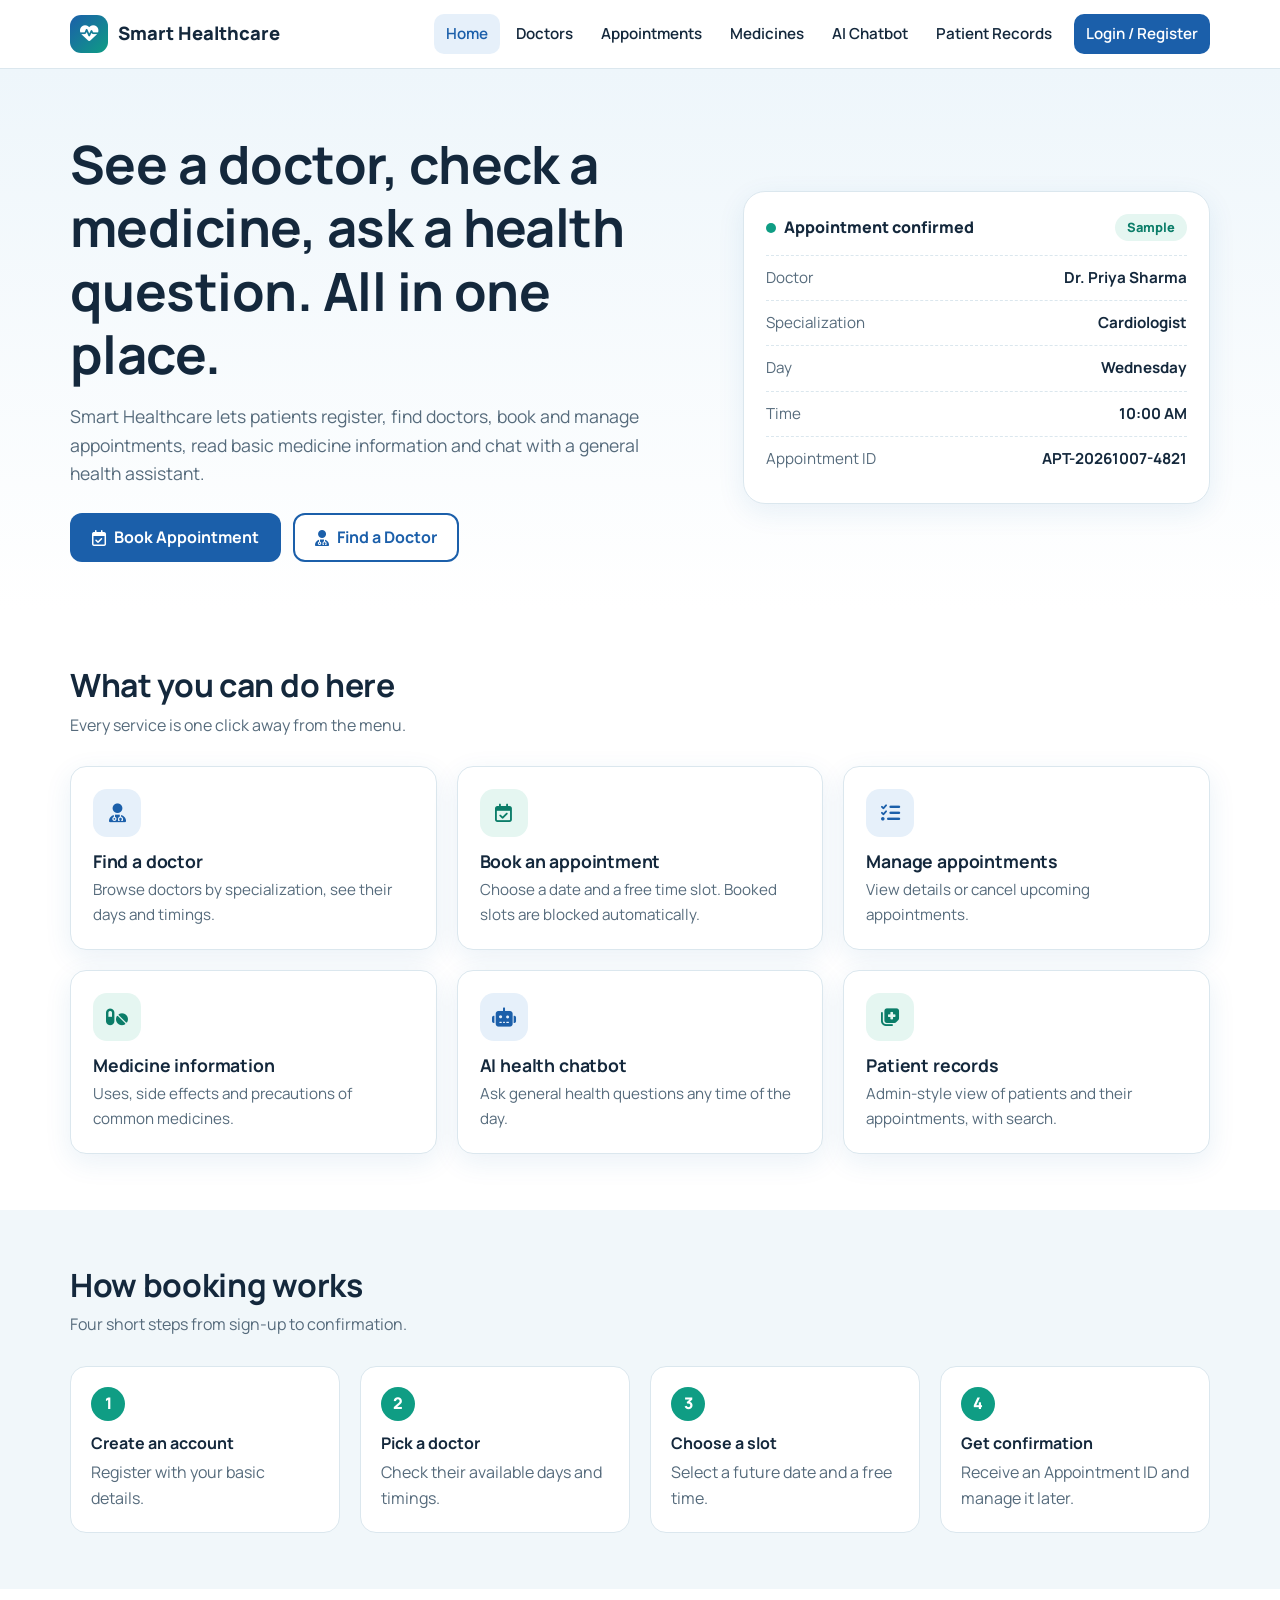
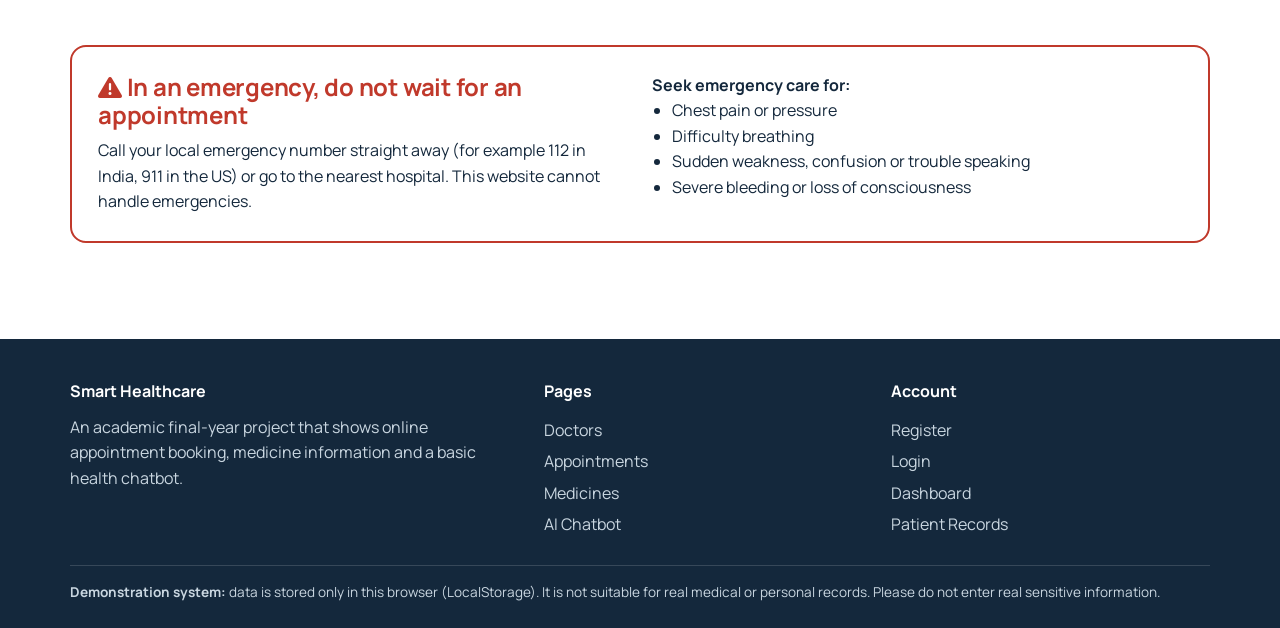
<file: index.html>
<!DOCTYPE html>
<html lang="en">
<head>
  <meta charset="UTF-8">
  <meta name="viewport" content="width=device-width, initial-scale=1.0">
  <meta name="description" content="Smart Healthcare Management System - academic demonstration project">
  <title>Home | Smart Healthcare</title>
  <link rel="preconnect" href="https://fonts.googleapis.com">
  <link href="https://fonts.googleapis.com/css2?family=Manrope:wght@400;600;700;800&display=swap" rel="stylesheet">
  <link rel="stylesheet" href="https://cdnjs.cloudflare.com/ajax/libs/font-awesome/6.5.1/css/all.min.css">
  <link rel="stylesheet" href="css/style.css">
</head>
<body>
  <!-- Navbar is created by js/app.js -->
  <div id="navbar"></div>

  <!-- HERO -->
  <header class="hero">
    <div class="container hero-grid">
      <div>
        <h1>See a doctor, check a medicine, ask a health question. All in one place.</h1>
        <p class="lead">Smart Healthcare lets patients register, find doctors, book and manage appointments, read basic medicine information and chat with a general health assistant.</p>
        <div class="btn-row">
          <a class="btn btn-primary" href="appointment.html"><i class="fa-regular fa-calendar-check"></i> Book Appointment</a>
          <a class="btn btn-outline" href="doctors.html"><i class="fa-solid fa-user-doctor"></i> Find a Doctor</a>
        </div>
      </div>

      <!-- Sample confirmation card (static preview of what patients receive) -->
      <aside class="hero-ticket" aria-label="Sample appointment confirmation">
        <div class="ticket-head"><span><span class="pulse"></span>Appointment confirmed</span><span class="badge badge-confirmed">Sample</span></div>
        <div class="ticket-row"><span>Doctor</span><strong>Dr. Priya Sharma</strong></div>
        <div class="ticket-row"><span>Specialization</span><strong>Cardiologist</strong></div>
        <div class="ticket-row"><span>Day</span><strong>Wednesday</strong></div>
        <div class="ticket-row"><span>Time</span><strong>10:00 AM</strong></div>
        <div class="ticket-row"><span>Appointment ID</span><strong>APT-20261007-4821</strong></div>
      </aside>
    </div>
  </header>

  <!-- SERVICES -->
  <section class="section">
    <div class="container">
      <h2 class="section-title">What you can do here</h2>
      <p class="section-sub">Every service is one click away from the menu.</p>
      <div class="grid grid-3">
        <a class="card card-link" href="doctors.html"><div class="icon-box"><i class="fa-solid fa-user-doctor"></i></div><h3>Find a doctor</h3><p>Browse doctors by specialization, see their days and timings.</p></a>
        <a class="card card-link" href="appointment.html"><div class="icon-box green"><i class="fa-regular fa-calendar-check"></i></div><h3>Book an appointment</h3><p>Choose a date and a free time slot. Booked slots are blocked automatically.</p></a>
        <a class="card card-link" href="my-appointments.html"><div class="icon-box"><i class="fa-solid fa-list-check"></i></div><h3>Manage appointments</h3><p>View details or cancel upcoming appointments.</p></a>
        <a class="card card-link" href="medicines.html"><div class="icon-box green"><i class="fa-solid fa-pills"></i></div><h3>Medicine information</h3><p>Uses, side effects and precautions of common medicines.</p></a>
        <a class="card card-link" href="chatbot.html"><div class="icon-box"><i class="fa-solid fa-robot"></i></div><h3>AI health chatbot</h3><p>Ask general health questions any time of the day.</p></a>
        <a class="card card-link" href="patients.html"><div class="icon-box green"><i class="fa-solid fa-notes-medical"></i></div><h3>Patient records</h3><p>Admin-style view of patients and their appointments, with search.</p></a>
      </div>
    </div>
  </section>

  <!-- HOW IT WORKS (this really is a sequence) -->
  <section class="section section-alt">
    <div class="container">
      <h2 class="section-title">How booking works</h2>
      <p class="section-sub">Four short steps from sign-up to confirmation.</p>
      <ol class="steps">
        <li><strong>Create an account</strong><span class="text-muted">Register with your basic details.</span></li>
        <li><strong>Pick a doctor</strong><span class="text-muted">Check their available days and timings.</span></li>
        <li><strong>Choose a slot</strong><span class="text-muted">Select a future date and a free time.</span></li>
        <li><strong>Get confirmation</strong><span class="text-muted">Receive an Appointment ID and manage it later.</span></li>
      </ol>
    </div>
  </section>

  <!-- EMERGENCY / HEALTH INFORMATION -->
  <section class="section">
    <div class="container">
      <div class="emergency">
        <div>
          <h2><i class="fa-solid fa-triangle-exclamation"></i> In an emergency, do not wait for an appointment</h2>
          <p>Call your local emergency number straight away (for example 112 in India, 911 in the US) or go to the nearest hospital. This website cannot handle emergencies.</p>
        </div>
        <div>
          <strong>Seek emergency care for:</strong>
          <ul>
            <li>Chest pain or pressure</li>
            <li>Difficulty breathing</li>
            <li>Sudden weakness, confusion or trouble speaking</li>
            <li>Severe bleeding or loss of consciousness</li>
          </ul>
        </div>
      </div>
    </div>
  </section>

  <!-- Footer is created by js/app.js -->
  <div id="footer"></div>

  <script src="js/app.js"></script>
</body>
</html>
</file>
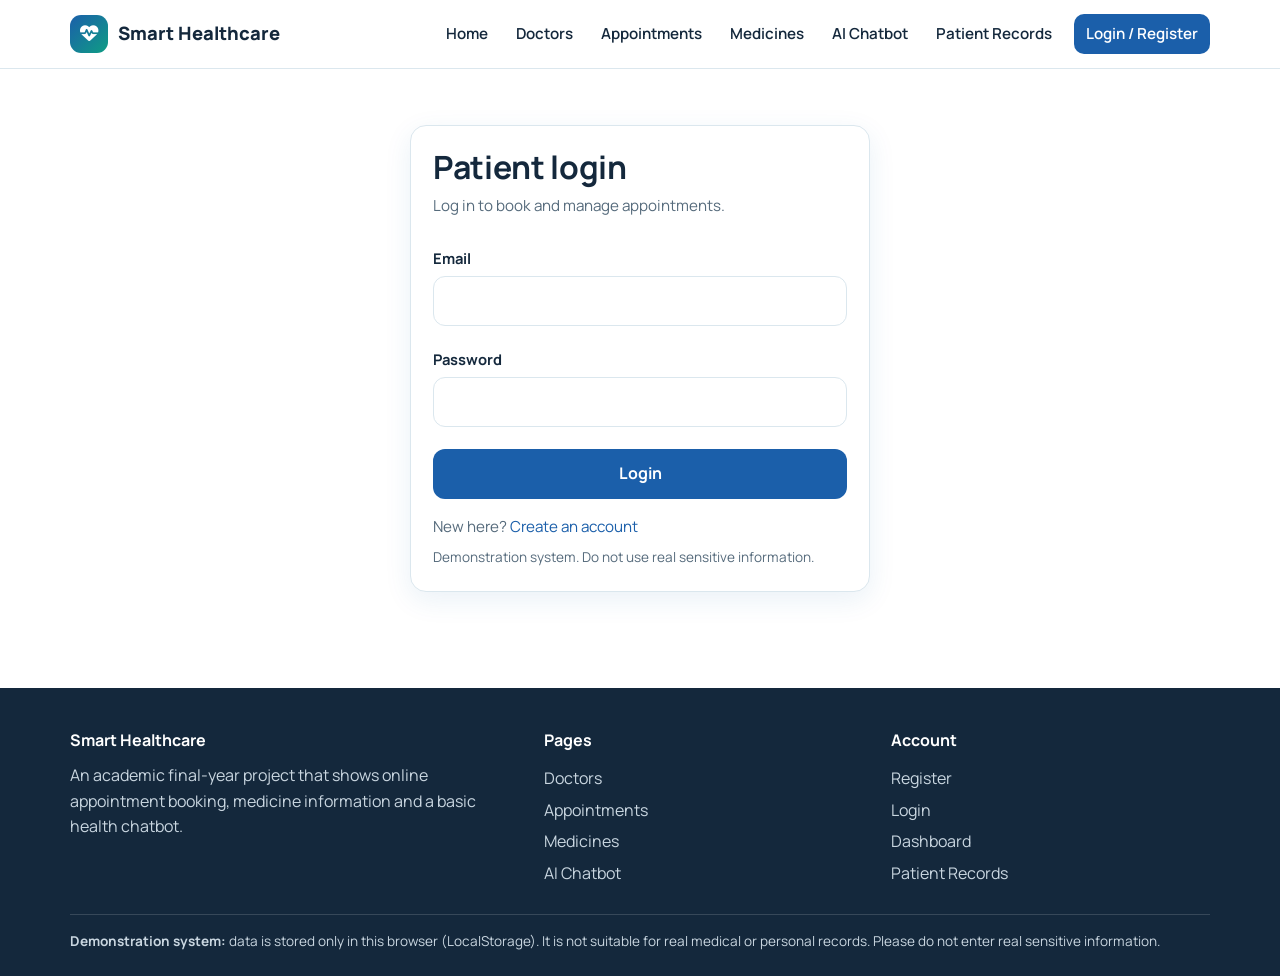
<file: appointment.html>
<!DOCTYPE html>
<html lang="en">
<head>
  <meta charset="UTF-8">
  <meta name="viewport" content="width=device-width, initial-scale=1.0">
  <meta name="description" content="Smart Healthcare Management System - academic demonstration project">
  <title>Book Appointment | Smart Healthcare</title>
  <link rel="preconnect" href="https://fonts.googleapis.com">
  <link href="https://fonts.googleapis.com/css2?family=Manrope:wght@400;600;700;800&display=swap" rel="stylesheet">
  <link rel="stylesheet" href="https://cdnjs.cloudflare.com/ajax/libs/font-awesome/6.5.1/css/all.min.css">
  <link rel="stylesheet" href="css/style.css">
</head>
<body>
  <!-- Navbar is created by js/app.js -->
  <div id="navbar"></div>

  <header class="page-head">
    <div class="container">
      <h1>Book an appointment</h1>
      <p>Choose a doctor, a future date and a free time slot.</p>
    </div>
  </header>

  <section class="section" style="padding-top:24px">
    <div class="container">

      <!-- Booking form -->
      <div class="card form-card" id="bookingCard">
        <div id="formMessage" class="hidden" role="alert"></div>

        <form id="bookingForm" novalidate>
          <div class="form-grid">
            <div class="field">
              <label for="patientName">Patient name</label>
              <input type="text" id="patientName" readonly>
            </div>
            <div class="field">
              <label for="patientId">Patient ID</label>
              <input type="text" id="patientId" readonly>
            </div>
            <div class="field">
              <label for="doctorSelect">Select doctor</label>
              <select id="doctorSelect">
                <option value="">Choose a doctor</option>
              </select>
              <small class="field-error" id="err-doctorSelect"></small>
            </div>
            <div class="field">
              <label for="specialization">Doctor specialization</label>
              <input type="text" id="specialization" readonly>
            </div>
          </div>

          <!-- Shows the selected doctor's days and slots -->
          <div id="availabilityInfo" class="avail-box hidden"></div>

          <div class="field">
            <label for="dateInput">Select date</label>
            <input type="date" id="dateInput">
            <small class="field-error" id="err-dateInput"></small>
          </div>

          <div class="field">
            <label>Select available time</label>
            <small class="text-muted" id="slotHint">Choose a doctor first.</small>
            <div class="slot-grid" id="slotGrid"></div>
            <input type="hidden" id="selectedTime">
            <small class="field-error" id="err-selectedTime"></small>
          </div>

          <div class="field">
            <label for="reason">Reason for visit</label>
            <textarea id="reason" maxlength="200" placeholder="For example: fever for two days"></textarea>
            <small class="field-error" id="err-reason"></small>
          </div>

          <button type="submit" class="btn btn-primary btn-block">Book Appointment</button>
        </form>
      </div>

      <!-- Confirmation card (filled after booking) -->
      <div class="card form-card confirm-card hidden" id="confirmation"></div>
    </div>
  </section>

  <!-- Footer is created by js/app.js -->
  <div id="footer"></div>

  <script src="js/app.js"></script>
  <script src="js/appointments.js"></script>
</body>
</html>
</file>
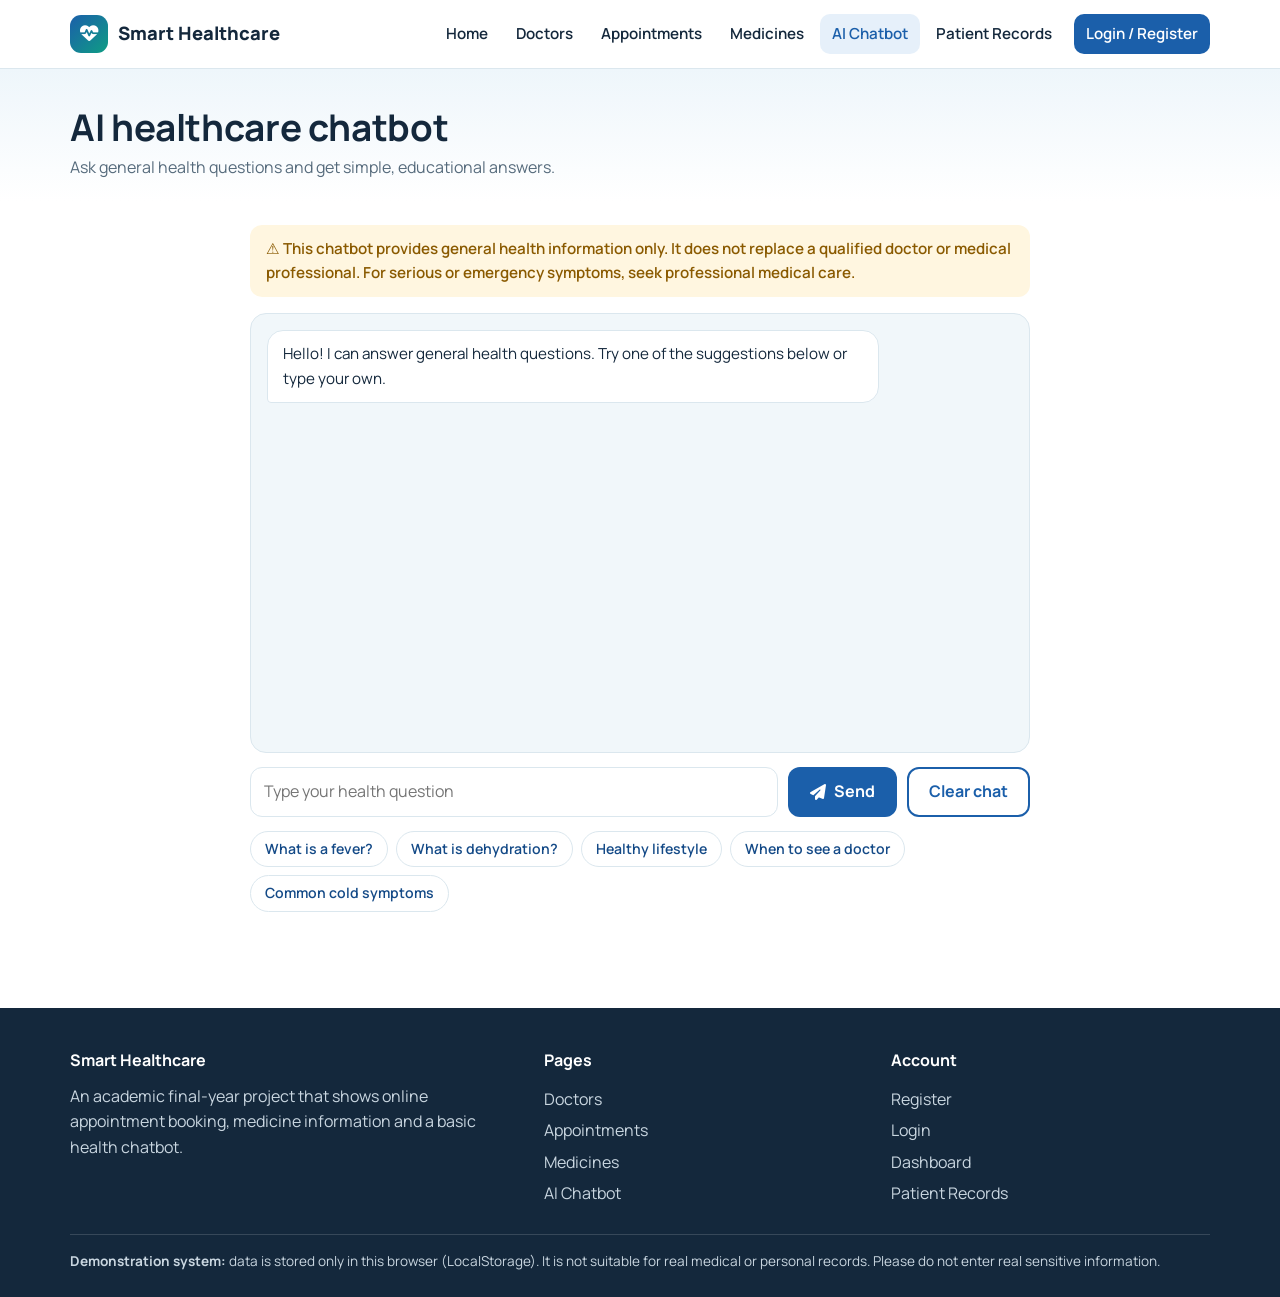
<file: chatbot.html>
<!DOCTYPE html>
<html lang="en">
<head>
  <meta charset="UTF-8">
  <meta name="viewport" content="width=device-width, initial-scale=1.0">
  <meta name="description" content="Smart Healthcare Management System - academic demonstration project">
  <title>AI Chatbot | Smart Healthcare</title>
  <link rel="preconnect" href="https://fonts.googleapis.com">
  <link href="https://fonts.googleapis.com/css2?family=Manrope:wght@400;600;700;800&display=swap" rel="stylesheet">
  <link rel="stylesheet" href="https://cdnjs.cloudflare.com/ajax/libs/font-awesome/6.5.1/css/all.min.css">
  <link rel="stylesheet" href="css/style.css">
</head>
<body>
  <!-- Navbar is created by js/app.js -->
  <div id="navbar"></div>

  <header class="page-head">
    <div class="container">
      <h1>AI healthcare chatbot</h1>
      <p>Ask general health questions and get simple, educational answers.</p>
    </div>
  </header>

  <section class="section" style="padding-top:24px">
    <div class="container chat-shell">
      <div class="alert alert-warning">⚠️ This chatbot provides general health information only. It does not replace a qualified doctor or medical professional. For serious or emergency symptoms, seek professional medical care.</div>

      <div class="chat-window" id="chatWindow" aria-live="polite"></div>

      <form class="chat-form" id="chatForm">
        <input type="text" id="chatInput" placeholder="Type your health question" maxlength="300" autocomplete="off" aria-label="Your message">
        <button type="submit" class="btn btn-primary"><i class="fa-solid fa-paper-plane"></i> Send</button>
        <button type="button" class="btn btn-outline" id="clearChat">Clear chat</button>
      </form>

      <div class="suggestions">
        <button type="button" onclick="askSuggestion('What is a fever?')">What is a fever?</button>
        <button type="button" onclick="askSuggestion('What is dehydration?')">What is dehydration?</button>
        <button type="button" onclick="askSuggestion('How can I maintain a healthy lifestyle?')">Healthy lifestyle</button>
        <button type="button" onclick="askSuggestion('When should I see a doctor?')">When to see a doctor</button>
        <button type="button" onclick="askSuggestion('What are common cold symptoms?')">Common cold symptoms</button>
      </div>
    </div>
  </section>

  <!-- Footer is created by js/app.js -->
  <div id="footer"></div>

  <script src="js/app.js"></script>
  <script src="js/chatbot.js"></script>
</body>
</html>
</file>
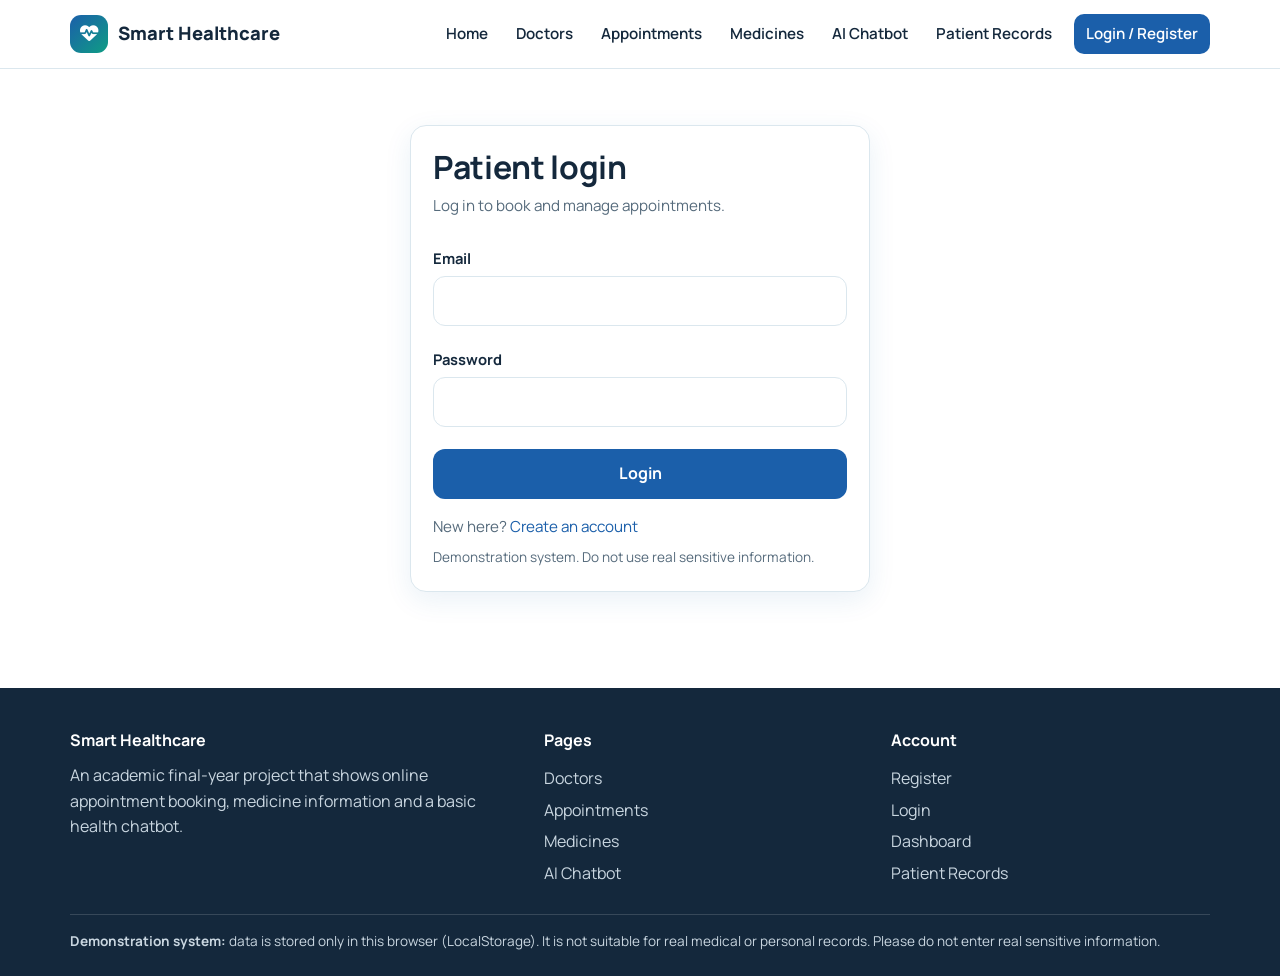
<file: dashboard.html>
<!DOCTYPE html>
<html lang="en">
<head>
  <meta charset="UTF-8">
  <meta name="viewport" content="width=device-width, initial-scale=1.0">
  <meta name="description" content="Smart Healthcare Management System - academic demonstration project">
  <title>Dashboard | Smart Healthcare</title>
  <link rel="preconnect" href="https://fonts.googleapis.com">
  <link href="https://fonts.googleapis.com/css2?family=Manrope:wght@400;600;700;800&display=swap" rel="stylesheet">
  <link rel="stylesheet" href="https://cdnjs.cloudflare.com/ajax/libs/font-awesome/6.5.1/css/all.min.css">
  <link rel="stylesheet" href="css/style.css">
</head>
<body>
  <!-- Navbar is created by js/app.js -->
  <div id="navbar"></div>

  <header class="page-head">
    <div class="container">
      <h1 id="welcomeName">Welcome</h1>
      <p>Here is a summary of your appointments.</p>
    </div>
  </header>

  <section class="section" style="padding-top:24px">
    <div class="container">

      <!-- Appointment counts -->
      <div class="grid grid-4" style="margin-bottom:20px">
        <div class="card stat"><div class="num" id="statTotal">0</div><div class="label">Total appointments</div></div>
        <div class="card stat"><div class="num" id="statUpcoming" style="color:var(--blue)">0</div><div class="label">Upcoming</div></div>
        <div class="card stat"><div class="num" id="statCompleted" style="color:var(--teal-dark)">0</div><div class="label">Completed</div></div>
        <div class="card stat"><div class="num" id="statCancelled" style="color:var(--danger)">0</div><div class="label">Cancelled</div></div>
      </div>

      <div class="grid grid-2" style="margin-bottom:20px">
        <div class="card">
          <h3 style="margin-bottom:8px">Your information</h3>
          <ul class="info-list" id="patientInfo"></ul>
        </div>
        <div class="card">
          <h3 style="margin-bottom:8px">Next appointments</h3>
          <div id="upcomingList"></div>
        </div>
      </div>

      <!-- Quick buttons -->
      <h2 class="section-title" style="font-size:1.25rem">Quick actions</h2>
      <div class="btn-row" style="margin-top:12px">
        <a class="btn btn-primary" href="appointment.html"><i class="fa-regular fa-calendar-check"></i> Book Appointment</a>
        <a class="btn btn-outline" href="my-appointments.html"><i class="fa-solid fa-list-check"></i> My Appointments</a>
        <a class="btn btn-outline" href="doctors.html"><i class="fa-solid fa-user-doctor"></i> Find Doctor</a>
        <a class="btn btn-outline" href="medicines.html"><i class="fa-solid fa-pills"></i> Medicine Search</a>
        <a class="btn btn-outline" href="chatbot.html"><i class="fa-solid fa-robot"></i> AI Chatbot</a>
      </div>
    </div>
  </section>

  <!-- Footer is created by js/app.js -->
  <div id="footer"></div>

  <script src="js/app.js"></script>
  <script src="js/auth.js"></script>
</body>
</html>
</file>
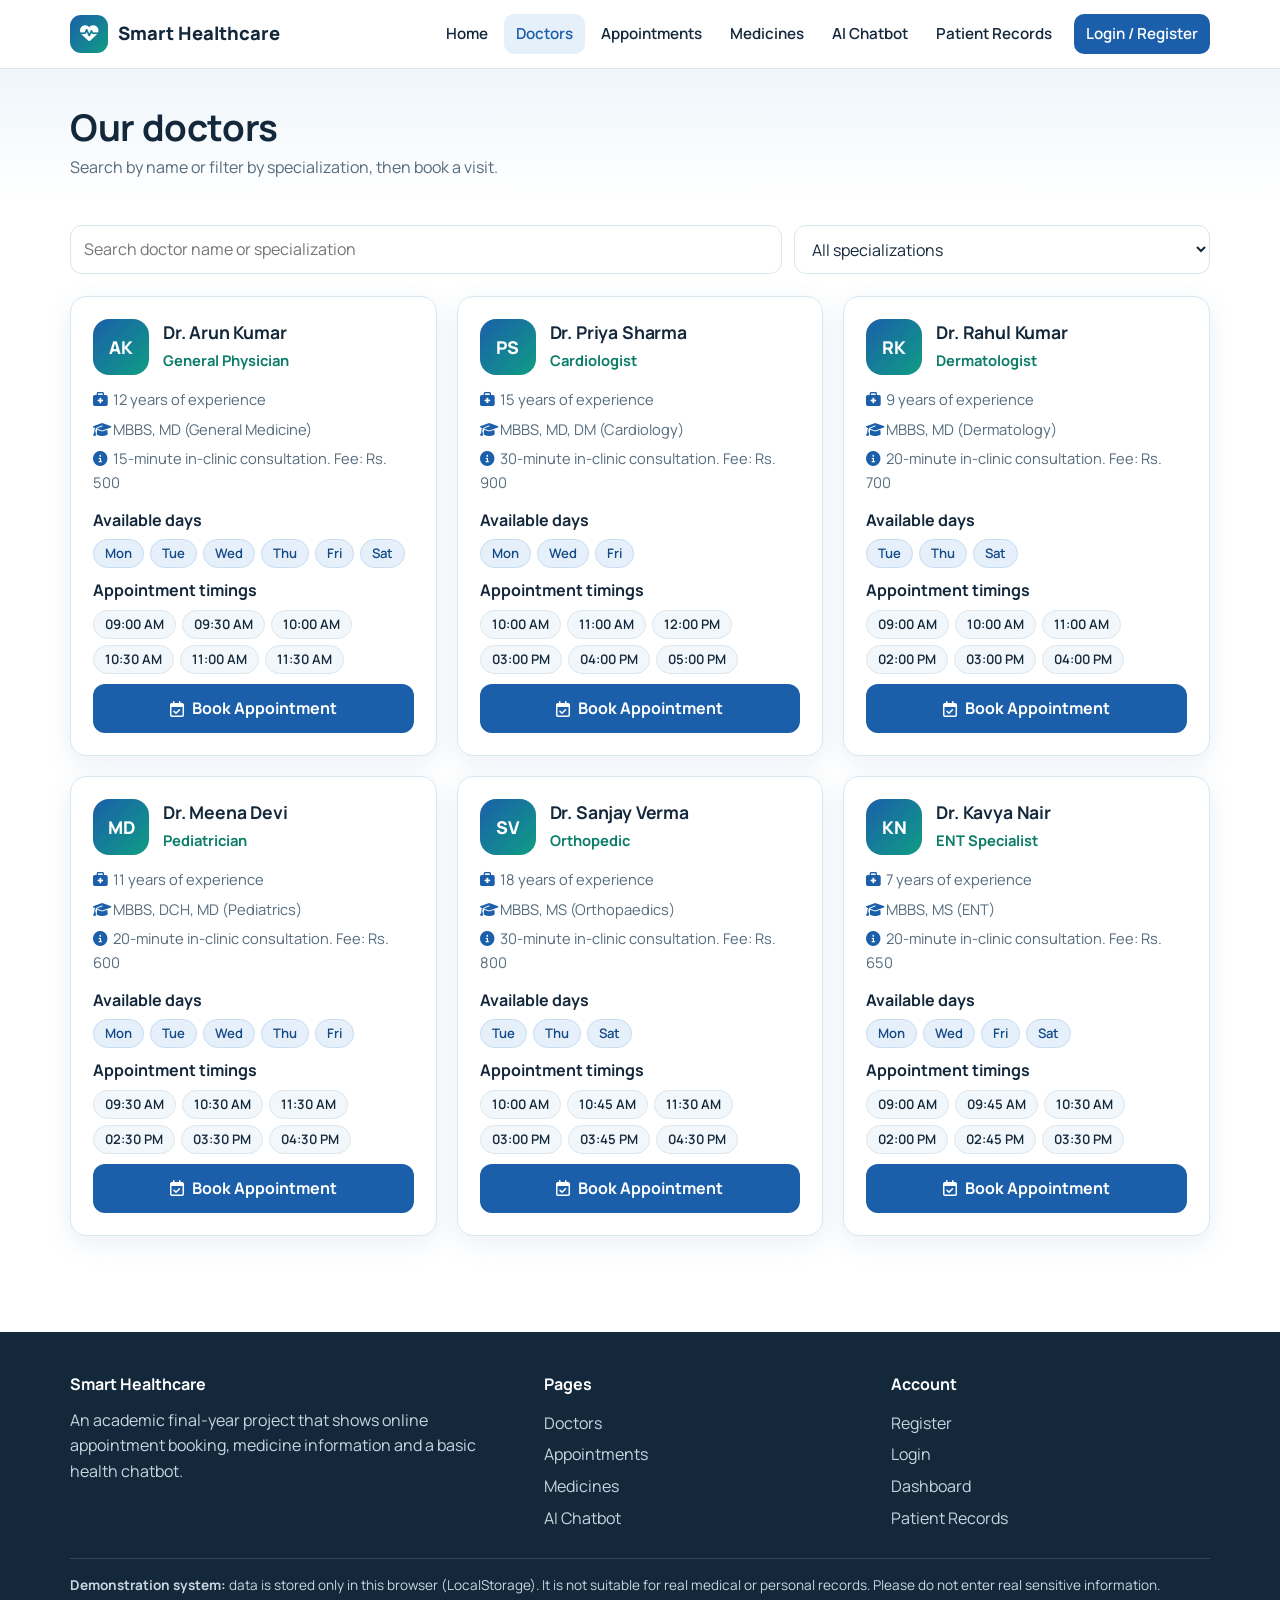
<file: doctors.html>
<!DOCTYPE html>
<html lang="en">
<head>
  <meta charset="UTF-8">
  <meta name="viewport" content="width=device-width, initial-scale=1.0">
  <meta name="description" content="Smart Healthcare Management System - academic demonstration project">
  <title>Doctors | Smart Healthcare</title>
  <link rel="preconnect" href="https://fonts.googleapis.com">
  <link href="https://fonts.googleapis.com/css2?family=Manrope:wght@400;600;700;800&display=swap" rel="stylesheet">
  <link rel="stylesheet" href="https://cdnjs.cloudflare.com/ajax/libs/font-awesome/6.5.1/css/all.min.css">
  <link rel="stylesheet" href="css/style.css">
</head>
<body>
  <!-- Navbar is created by js/app.js -->
  <div id="navbar"></div>

  <header class="page-head">
    <div class="container">
      <h1>Our doctors</h1>
      <p>Search by name or filter by specialization, then book a visit.</p>
    </div>
  </header>

  <section class="section" style="padding-top:24px">
    <div class="container">
      <div class="toolbar">
        <input type="search" id="doctorSearch" placeholder="Search doctor name or specialization" aria-label="Search doctors">
        <select id="specializationFilter" aria-label="Filter by specialization">
          <option value="">All specializations</option>
        </select>
      </div>
      <div id="doctorList" class="grid grid-3"></div>
    </div>
  </section>

  <!-- Footer is created by js/app.js -->
  <div id="footer"></div>

  <script src="js/app.js"></script>
  <script src="js/doctors.js"></script>
</body>
</html>
</file>
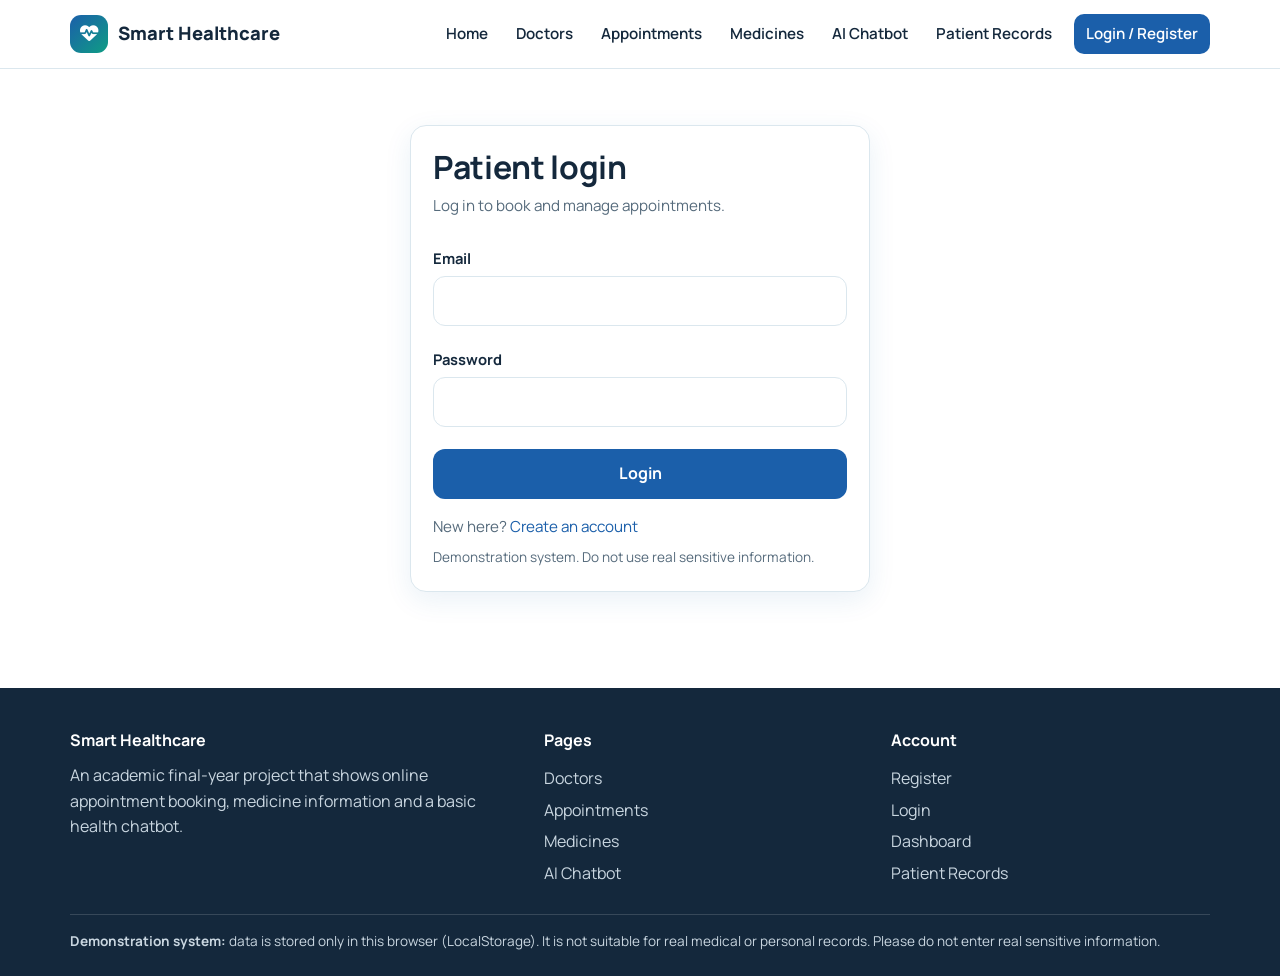
<file: login.html>
<!DOCTYPE html>
<html lang="en">
<head>
  <meta charset="UTF-8">
  <meta name="viewport" content="width=device-width, initial-scale=1.0">
  <meta name="description" content="Smart Healthcare Management System - academic demonstration project">
  <title>Login | Smart Healthcare</title>
  <link rel="preconnect" href="https://fonts.googleapis.com">
  <link href="https://fonts.googleapis.com/css2?family=Manrope:wght@400;600;700;800&display=swap" rel="stylesheet">
  <link rel="stylesheet" href="https://cdnjs.cloudflare.com/ajax/libs/font-awesome/6.5.1/css/all.min.css">
  <link rel="stylesheet" href="css/style.css">
</head>
<body>
  <!-- Navbar is created by js/app.js -->
  <div id="navbar"></div>

  <section class="section">
    <div class="container">
      <div class="card form-card" style="max-width:460px">
        <h1 class="section-title">Patient login</h1>
        <p class="section-sub">Log in to book and manage appointments.</p>

        <div id="formMessage" class="hidden" role="alert"></div>

        <form id="loginForm" novalidate>
          <div class="field">
            <label for="email">Email</label>
            <input type="email" id="email" autocomplete="email">
            <small class="field-error" id="err-email"></small>
          </div>
          <div class="field">
            <label for="password">Password</label>
            <input type="password" id="password" autocomplete="current-password">
            <small class="field-error" id="err-password"></small>
          </div>
          <button type="submit" class="btn btn-primary btn-block">Login</button>
        </form>

        <p class="text-muted" style="margin-top:16px">New here? <a href="register.html">Create an account</a></p>
        <p class="text-muted" style="margin-top:8px;font-size:.85rem">Demonstration system. Do not use real sensitive information.</p>
      </div>
    </div>
  </section>

  <!-- Footer is created by js/app.js -->
  <div id="footer"></div>

  <script src="js/app.js"></script>
  <script src="js/auth.js"></script>
</body>
</html>
</file>
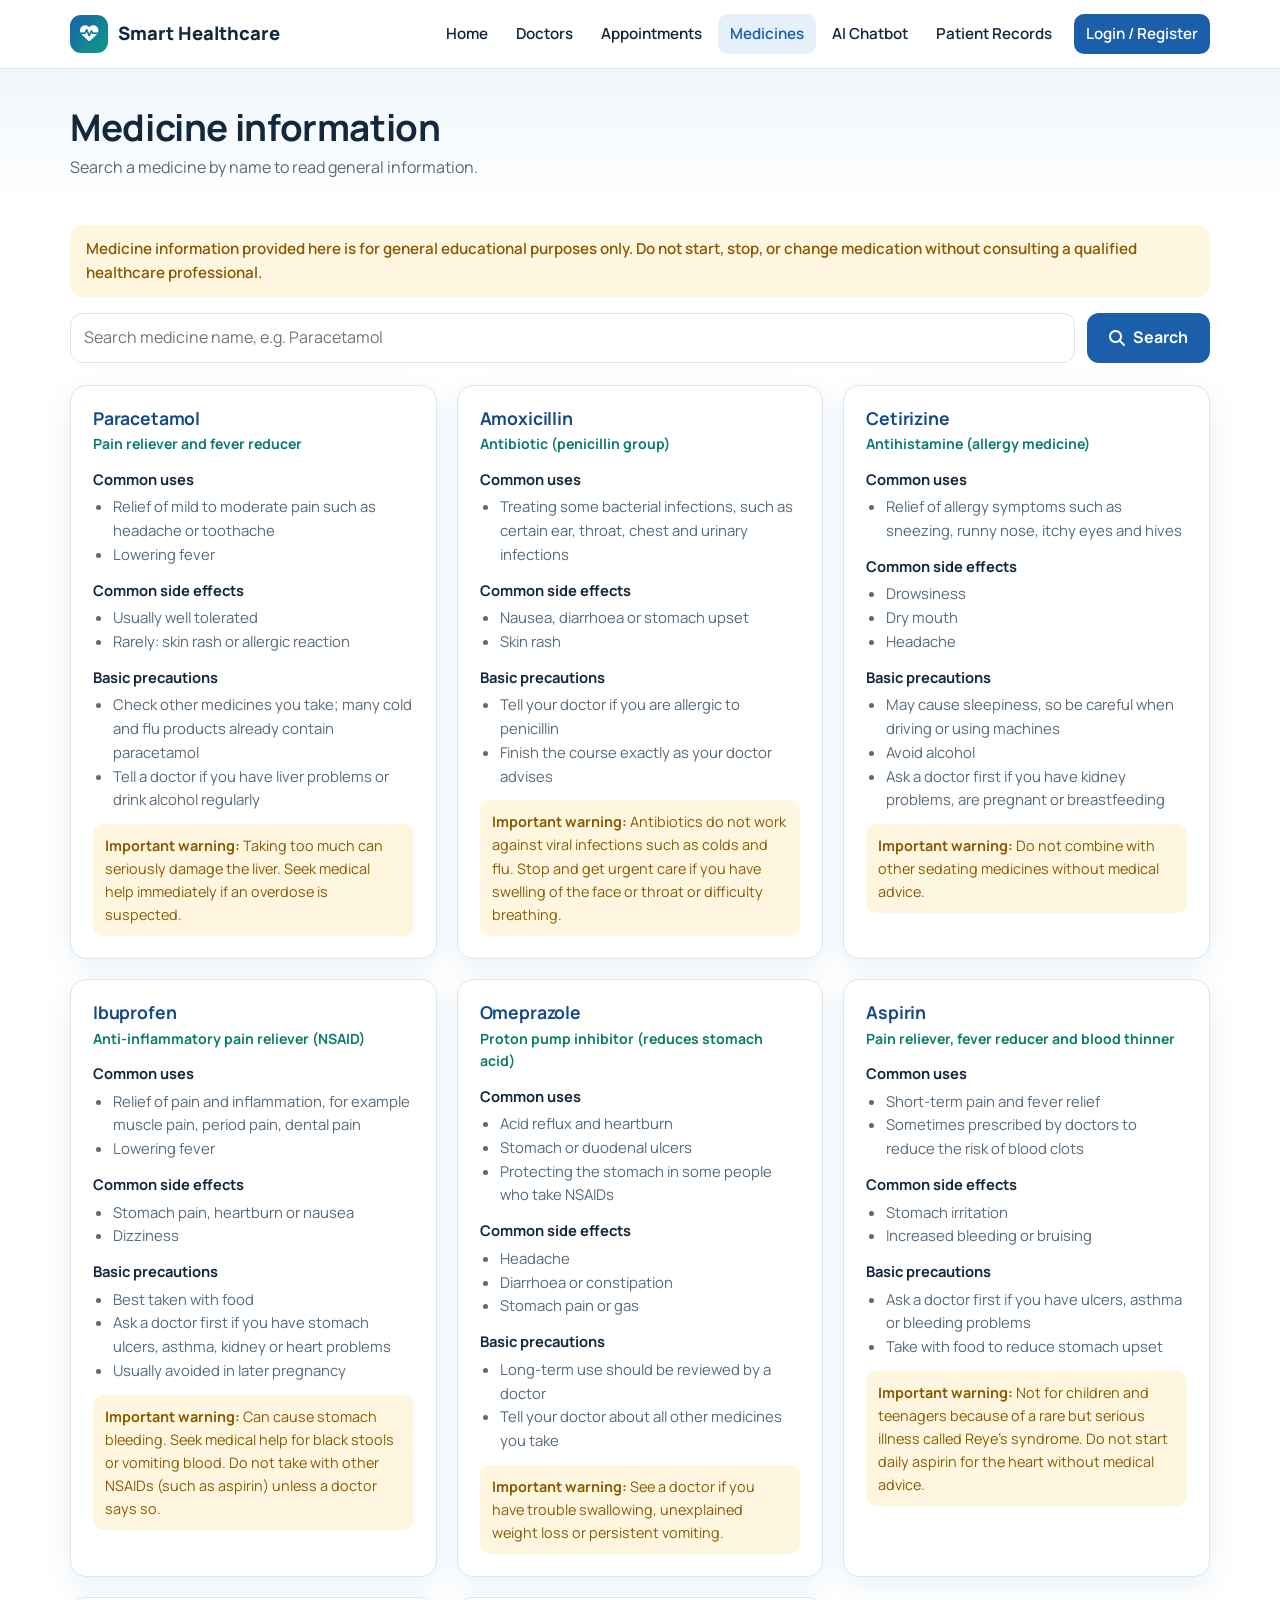
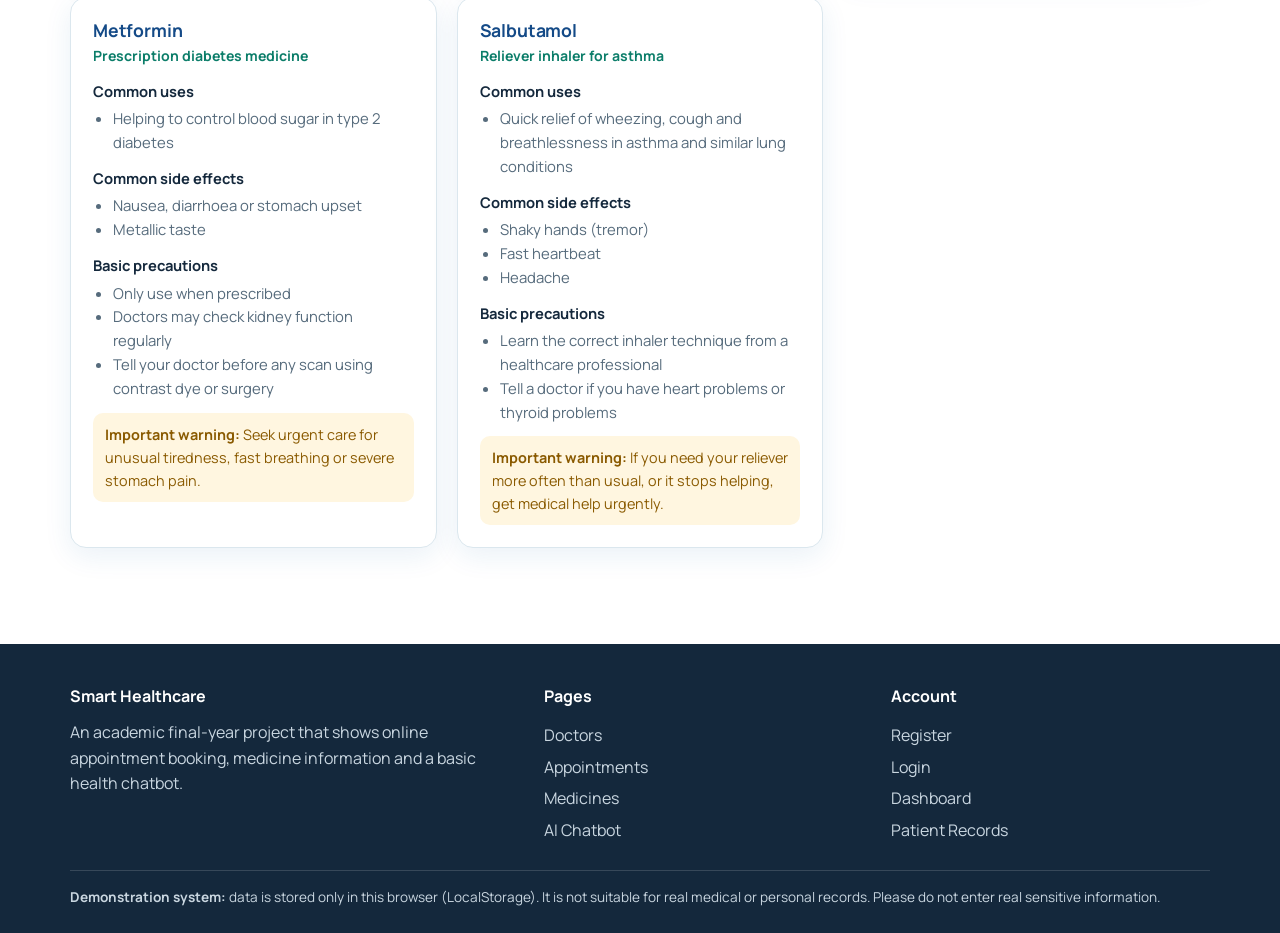
<file: medicines.html>
<!DOCTYPE html>
<html lang="en">
<head>
  <meta charset="UTF-8">
  <meta name="viewport" content="width=device-width, initial-scale=1.0">
  <meta name="description" content="Smart Healthcare Management System - academic demonstration project">
  <title>Medicines | Smart Healthcare</title>
  <link rel="preconnect" href="https://fonts.googleapis.com">
  <link href="https://fonts.googleapis.com/css2?family=Manrope:wght@400;600;700;800&display=swap" rel="stylesheet">
  <link rel="stylesheet" href="https://cdnjs.cloudflare.com/ajax/libs/font-awesome/6.5.1/css/all.min.css">
  <link rel="stylesheet" href="css/style.css">
</head>
<body>
  <!-- Navbar is created by js/app.js -->
  <div id="navbar"></div>

  <header class="page-head">
    <div class="container">
      <h1>Medicine information</h1>
      <p>Search a medicine by name to read general information.</p>
    </div>
  </header>

  <section class="section" style="padding-top:24px">
    <div class="container">
      <div class="alert alert-warning">Medicine information provided here is for general educational purposes only. Do not start, stop, or change medication without consulting a qualified healthcare professional.</div>

      <form class="toolbar" id="medicineForm">
        <input type="search" id="medicineSearch" placeholder="Search medicine name, e.g. Paracetamol" aria-label="Search medicine">
        <button type="submit" class="btn btn-primary"><i class="fa-solid fa-magnifying-glass"></i> Search</button>
      </form>

      <div id="medicineResults" class="grid grid-3"></div>
    </div>
  </section>

  <!-- Footer is created by js/app.js -->
  <div id="footer"></div>

  <script src="js/app.js"></script>
  <script src="js/medicines.js"></script>
</body>
</html>
</file>
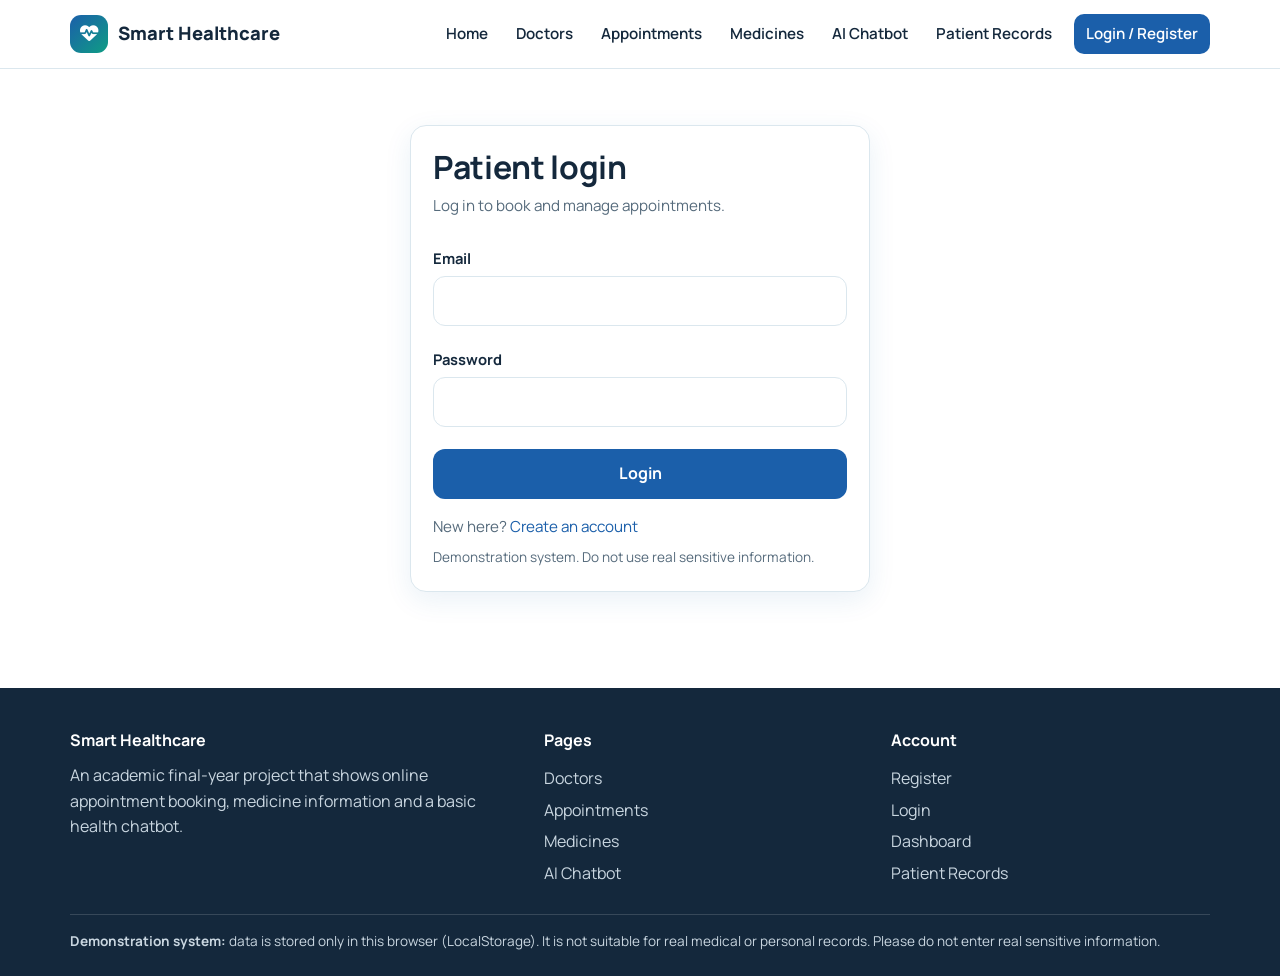
<file: my-appointments.html>
<!DOCTYPE html>
<html lang="en">
<head>
  <meta charset="UTF-8">
  <meta name="viewport" content="width=device-width, initial-scale=1.0">
  <meta name="description" content="Smart Healthcare Management System - academic demonstration project">
  <title>My Appointments | Smart Healthcare</title>
  <link rel="preconnect" href="https://fonts.googleapis.com">
  <link href="https://fonts.googleapis.com/css2?family=Manrope:wght@400;600;700;800&display=swap" rel="stylesheet">
  <link rel="stylesheet" href="https://cdnjs.cloudflare.com/ajax/libs/font-awesome/6.5.1/css/all.min.css">
  <link rel="stylesheet" href="css/style.css">
</head>
<body>
  <!-- Navbar is created by js/app.js -->
  <div id="navbar"></div>

  <header class="page-head">
    <div class="container">
      <h1>My appointments</h1>
      <p>View details or cancel upcoming appointments.</p>
    </div>
  </header>

  <section class="section" style="padding-top:24px">
    <div class="container">
      <div id="pageMessage" class="hidden" role="alert"></div>

      <div class="toolbar">
        <input type="search" id="appointmentSearch" placeholder="Search by ID, doctor, specialization or reason" aria-label="Search appointments">
        <select id="statusFilter" aria-label="Filter by status">
          <option value="">All statuses</option>
          <option>Confirmed</option>
          <option>Completed</option>
          <option>Cancelled</option>
        </select>
        <a class="btn btn-primary" href="appointment.html">Book New</a>
      </div>

      <div id="appointmentList" class="appt-list"></div>
    </div>
  </section>

  <!-- Details pop-up -->
  <div class="modal-backdrop" id="detailsModal">
    <div class="modal" role="dialog" aria-modal="true" aria-labelledby="modalTitle">
      <div class="modal-head">
        <h3 id="modalTitle">Appointment details</h3>
        <button class="modal-close" onclick="closeModal()" aria-label="Close">&times;</button>
      </div>
      <div id="modalBody"></div>
      <button class="btn btn-outline btn-block" style="margin-top:16px" onclick="closeModal()">Close</button>
    </div>
  </div>

  <!-- Footer is created by js/app.js -->
  <div id="footer"></div>

  <script src="js/app.js"></script>
  <script src="js/appointments.js"></script>
</body>
</html>
</file>
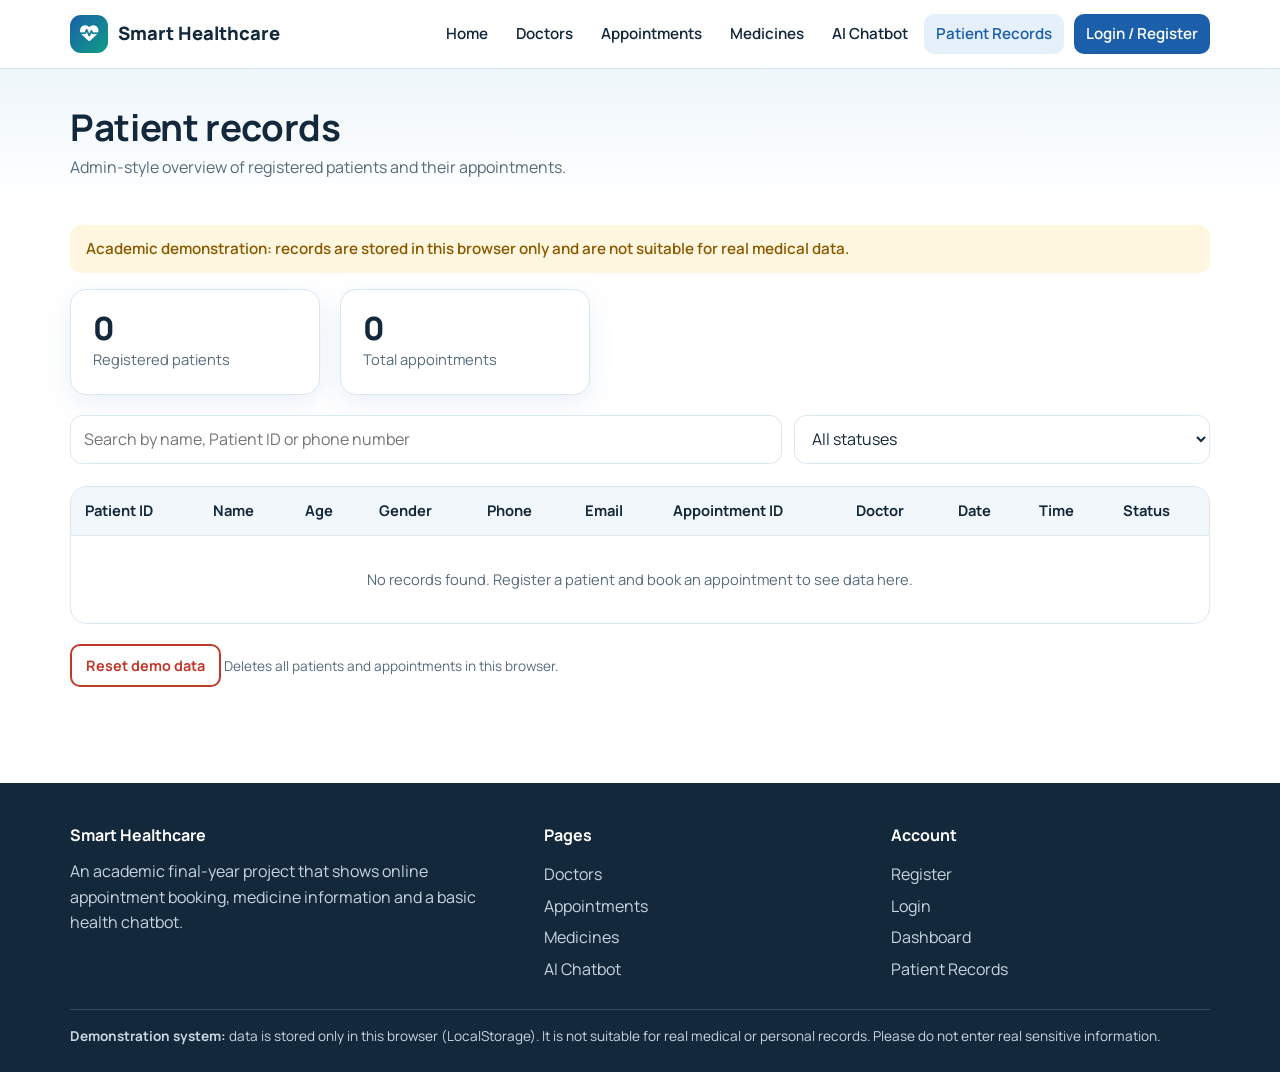
<file: patients.html>
<!DOCTYPE html>
<html lang="en">
<head>
  <meta charset="UTF-8">
  <meta name="viewport" content="width=device-width, initial-scale=1.0">
  <meta name="description" content="Smart Healthcare Management System - academic demonstration project">
  <title>Patient Records | Smart Healthcare</title>
  <link rel="preconnect" href="https://fonts.googleapis.com">
  <link href="https://fonts.googleapis.com/css2?family=Manrope:wght@400;600;700;800&display=swap" rel="stylesheet">
  <link rel="stylesheet" href="https://cdnjs.cloudflare.com/ajax/libs/font-awesome/6.5.1/css/all.min.css">
  <link rel="stylesheet" href="css/style.css">
</head>
<body>
  <!-- Navbar is created by js/app.js -->
  <div id="navbar"></div>

  <header class="page-head">
    <div class="container">
      <h1>Patient records</h1>
      <p>Admin-style overview of registered patients and their appointments.</p>
    </div>
  </header>

  <section class="section" style="padding-top:24px">
    <div class="container">
      <div class="alert alert-warning">Academic demonstration: records are stored in this browser only and are not suitable for real medical data.</div>

      <div class="grid grid-2" style="margin-bottom:20px;max-width:520px">
        <div class="card stat"><div class="num" id="countPatients">0</div><div class="label">Registered patients</div></div>
        <div class="card stat"><div class="num" id="countAppointments">0</div><div class="label">Total appointments</div></div>
      </div>

      <div class="toolbar">
        <input type="search" id="patientSearch" placeholder="Search by name, Patient ID or phone number" aria-label="Search patients">
        <select id="statusFilter" aria-label="Filter by appointment status">
          <option value="">All statuses</option>
          <option>Confirmed</option>
          <option>Completed</option>
          <option>Cancelled</option>
        </select>
      </div>

      <div class="table-wrap">
        <table>
          <thead>
            <tr>
              <th>Patient ID</th><th>Name</th><th>Age</th><th>Gender</th><th>Phone</th><th>Email</th>
              <th>Appointment ID</th><th>Doctor</th><th>Date</th><th>Time</th><th>Status</th>
            </tr>
          </thead>
          <tbody id="recordsBody"></tbody>
        </table>
      </div>

      <p style="margin-top:20px"><button class="btn btn-danger btn-sm" onclick="resetDemoData()">Reset demo data</button>
      <span class="text-muted" style="font-size:.85rem"> Deletes all patients and appointments in this browser.</span></p>
    </div>
  </section>

  <!-- Footer is created by js/app.js -->
  <div id="footer"></div>

  <script src="js/app.js"></script>
  <script src="js/patients.js"></script>
</body>
</html>
</file>
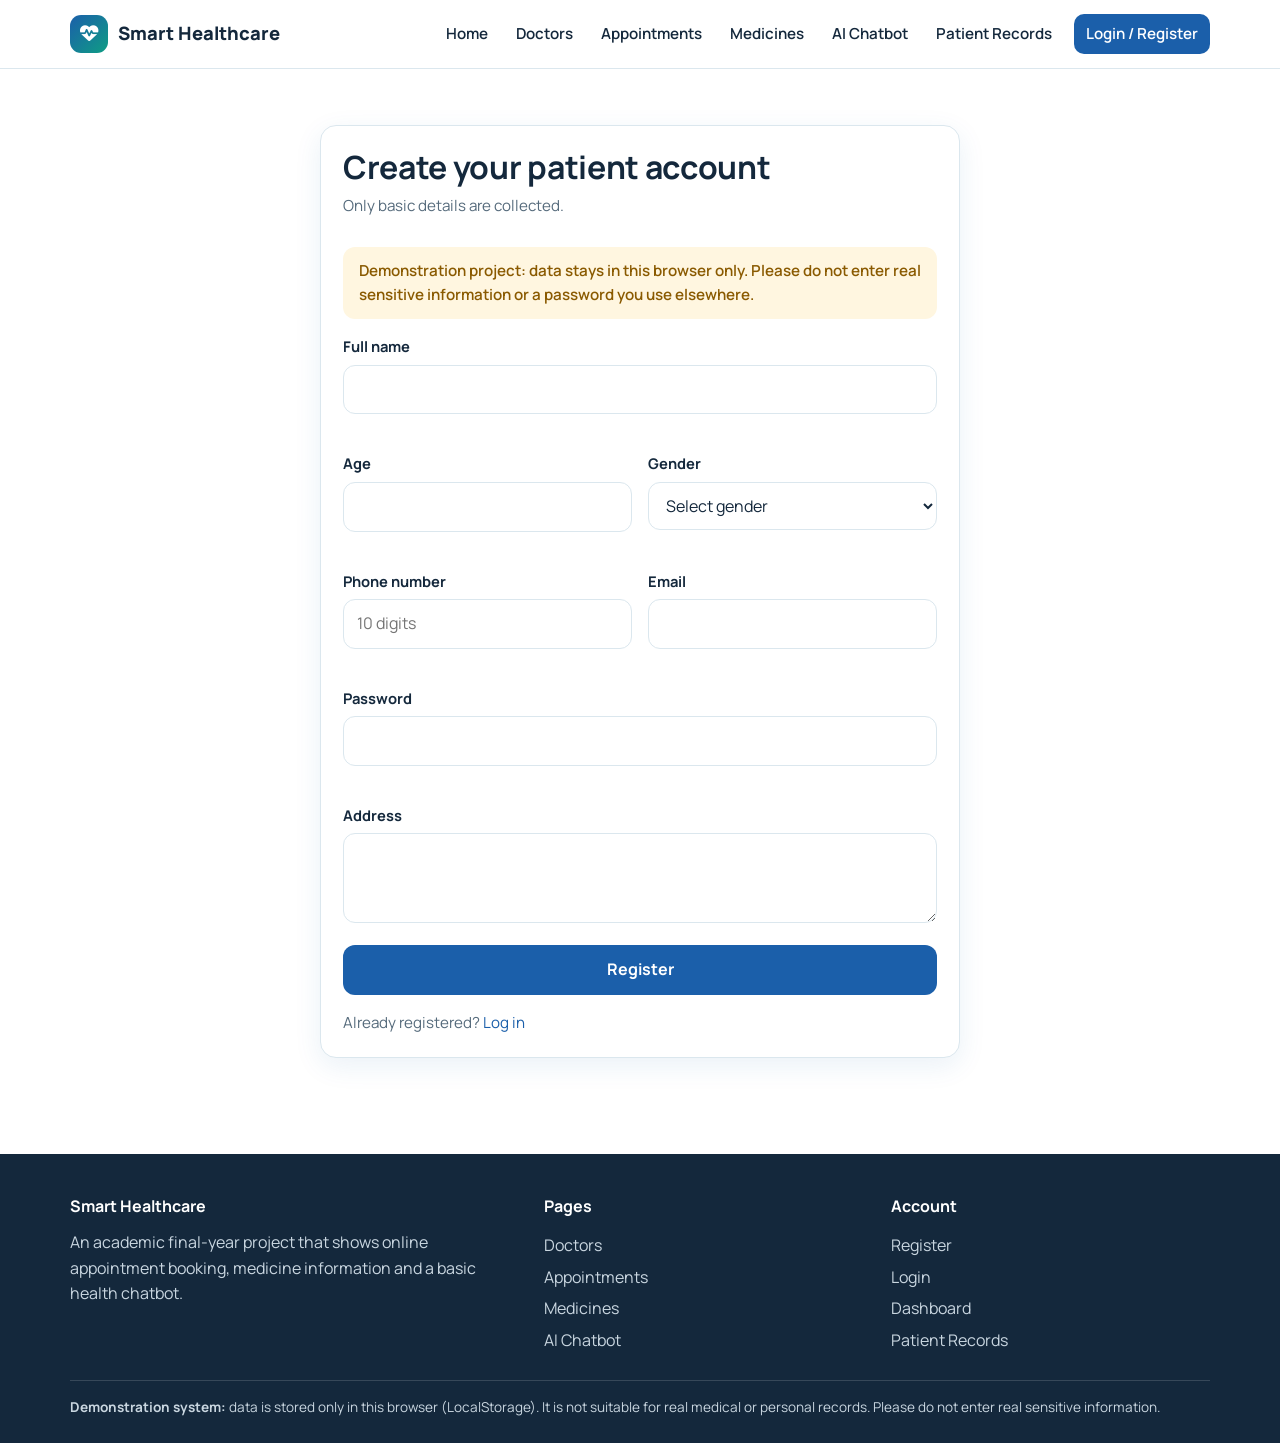
<file: register.html>
<!DOCTYPE html>
<html lang="en">
<head>
  <meta charset="UTF-8">
  <meta name="viewport" content="width=device-width, initial-scale=1.0">
  <meta name="description" content="Smart Healthcare Management System - academic demonstration project">
  <title>Register | Smart Healthcare</title>
  <link rel="preconnect" href="https://fonts.googleapis.com">
  <link href="https://fonts.googleapis.com/css2?family=Manrope:wght@400;600;700;800&display=swap" rel="stylesheet">
  <link rel="stylesheet" href="https://cdnjs.cloudflare.com/ajax/libs/font-awesome/6.5.1/css/all.min.css">
  <link rel="stylesheet" href="css/style.css">
</head>
<body>
  <!-- Navbar is created by js/app.js -->
  <div id="navbar"></div>

  <section class="section">
    <div class="container">
      <div class="card form-card">
        <h1 class="section-title">Create your patient account</h1>
        <p class="section-sub">Only basic details are collected.</p>

        <div class="alert alert-warning">Demonstration project: data stays in this browser only. Please do not enter real sensitive information or a password you use elsewhere.</div>
        <div id="formMessage" class="hidden" role="alert"></div>

        <form id="registerForm" novalidate>
          <div class="form-grid">
            <div class="field full">
              <label for="fullName">Full name</label>
              <input type="text" id="fullName" autocomplete="name">
              <small class="field-error" id="err-fullName"></small>
            </div>
            <div class="field">
              <label for="age">Age</label>
              <input type="number" id="age" min="1" max="120">
              <small class="field-error" id="err-age"></small>
            </div>
            <div class="field">
              <label for="gender">Gender</label>
              <select id="gender">
                <option value="">Select gender</option>
                <option>Male</option>
                <option>Female</option>
                <option>Other</option>
              </select>
              <small class="field-error" id="err-gender"></small>
            </div>
            <div class="field">
              <label for="phone">Phone number</label>
              <input type="tel" id="phone" placeholder="10 digits" autocomplete="tel">
              <small class="field-error" id="err-phone"></small>
            </div>
            <div class="field">
              <label for="email">Email</label>
              <input type="email" id="email" autocomplete="email">
              <small class="field-error" id="err-email"></small>
            </div>
            <div class="field full">
              <label for="password">Password</label>
              <input type="password" id="password" autocomplete="new-password">
              <small class="field-error" id="err-password"></small>
            </div>
            <div class="field full">
              <label for="address">Address</label>
              <textarea id="address" autocomplete="street-address"></textarea>
              <small class="field-error" id="err-address"></small>
            </div>
          </div>
          <button type="submit" class="btn btn-primary btn-block">Register</button>
        </form>

        <div id="goLogin" class="hidden" style="margin-top:16px">
          <a class="btn btn-green btn-block" href="login.html">Go to Login</a>
        </div>
        <p class="text-muted" style="margin-top:16px">Already registered? <a href="login.html">Log in</a></p>
      </div>
    </div>
  </section>

  <!-- Footer is created by js/app.js -->
  <div id="footer"></div>

  <script src="js/app.js"></script>
  <script src="js/auth.js"></script>
</body>
</html>
</file>
<file: css/style.css>
/* ==========================================================
   Smart Healthcare Management System - style.css
   One stylesheet shared by every page.
   Sections: 1 Variables | 2 Base | 3 Navbar | 4 Buttons |
   5 Hero | 6 Layout & Cards | 7 Forms | 8 Alerts & Badges |
   9 Doctors | 10 Booking slots | 11 Appointments | 12 Tables |
   13 Modal | 14 Chatbot | 15 Footer | 16 Responsive
   ========================================================== */

/* 1. VARIABLES (change colours here to re-theme the site) */
:root {
  --blue: #1b5faa;
  --blue-dark: #144a87;
  --teal: #0f9d84;
  --teal-dark: #0b7d69;
  --ink: #14283c;
  --muted: #566b7c;
  --line: #dbe7ee;
  --mist: #f1f7fa;
  --white: #ffffff;
  --danger: #c0392b;
  --danger-bg: #fdecea;
  --ok-bg: #e5f6f1;
  --warn-bg: #fff6e0;
  --warn: #8a5a00;
  --radius: 16px;
  --shadow: 0 8px 28px rgba(27, 95, 170, 0.09);
}

/* 2. BASE */
* { box-sizing: border-box; margin: 0; padding: 0; }
html { scroll-behavior: smooth; }
body {
  font-family: "Manrope", system-ui, -apple-system, "Segoe UI", Roboto, sans-serif;
  color: var(--ink);
  background: var(--white);
  line-height: 1.6;
}
a { color: var(--blue); text-decoration: none; }
a:hover { text-decoration: underline; }
img { max-width: 100%; }
h1, h2, h3 { line-height: 1.2; letter-spacing: -0.01em; }
:focus-visible { outline: 3px solid var(--teal); outline-offset: 2px; }
.container { width: min(1140px, 92%); margin-inline: auto; }
.section { padding: 56px 0; }
.section-alt { background: var(--mist); }
.section-title { font-size: clamp(1.5rem, 3vw, 2rem); margin-bottom: 8px; }
.section-sub { color: var(--muted); max-width: 60ch; margin-bottom: 28px; }
.text-muted { color: var(--muted); }
.hidden { display: none !important; }

/* 3. NAVBAR */
.navbar { position: sticky; top: 0; z-index: 50; background: rgba(255,255,255,.96); border-bottom: 1px solid var(--line); backdrop-filter: blur(6px); }
.nav-inner { display: flex; align-items: center; justify-content: space-between; height: 68px; gap: 16px; }
.brand { display: flex; align-items: center; gap: 10px; font-weight: 800; font-size: 1.15rem; color: var(--ink); }
.brand:hover { text-decoration: none; }
.brand-mark { width: 38px; height: 38px; border-radius: 11px; display: grid; place-items: center; color: #fff; background: linear-gradient(135deg, var(--blue), var(--teal)); }
.nav-links { display: flex; align-items: center; gap: 4px; list-style: none; }
.nav-links a, .nav-links button.link-btn { display: block; padding: 8px 12px; border-radius: 10px; color: var(--ink); font-weight: 600; font-size: .95rem; background: none; border: 0; cursor: pointer; font-family: inherit; }
.nav-links a:hover, .nav-links button.link-btn:hover { background: var(--mist); text-decoration: none; }
.nav-links a.active { color: var(--blue); background: #e6f0fa; }
.nav-links a.nav-cta { background: var(--blue); color: #fff; margin-left: 6px; }
.nav-links a.nav-cta:hover { background: var(--blue-dark); }
.nav-toggle { display: none; background: none; border: 1px solid var(--line); border-radius: 10px; width: 42px; height: 42px; font-size: 1.1rem; cursor: pointer; color: var(--ink); }

/* 4. BUTTONS */
.btn { display: inline-flex; align-items: center; justify-content: center; gap: 8px; padding: 12px 22px; border: 0; border-radius: 12px; font: inherit; font-weight: 700; cursor: pointer; transition: transform .15s ease, background .15s ease, box-shadow .15s ease; }
.btn:hover { text-decoration: none; transform: translateY(-1px); }
.btn:active { transform: translateY(0); }
.btn-primary { background: var(--blue); color: #fff; }
.btn-primary:hover { background: var(--blue-dark); }
.btn-green { background: var(--teal); color: #fff; }
.btn-green:hover { background: var(--teal-dark); }
.btn-outline { background: #fff; color: var(--blue); border: 2px solid var(--blue); padding: 10px 20px; }
.btn-outline:hover { background: #e6f0fa; }
.btn-danger { background: #fff; color: var(--danger); border: 2px solid var(--danger); padding: 8px 16px; }
.btn-danger:hover { background: var(--danger-bg); }
.btn-sm { padding: 8px 14px; font-size: .9rem; border-radius: 10px; }
.btn-block { width: 100%; }
.btn:disabled { opacity: .5; cursor: not-allowed; transform: none; }
.btn-row { display: flex; flex-wrap: wrap; gap: 12px; }

/* 5. HERO (home page) */
.hero { background: linear-gradient(180deg, #eef6fb 0%, #ffffff 100%); padding: 64px 0 48px; }
.hero-grid { display: grid; grid-template-columns: 1.15fr .85fr; gap: 40px; align-items: center; }
.hero h1 { font-size: clamp(2rem, 4.6vw, 3.3rem); margin-bottom: 16px; }
.hero p.lead { font-size: 1.1rem; color: var(--muted); max-width: 52ch; margin-bottom: 26px; }
.hero-ticket { background: #fff; border: 1px solid var(--line); border-radius: 22px; box-shadow: var(--shadow); padding: 22px; animation: rise .7s ease both; }
.ticket-head { display: flex; justify-content: space-between; align-items: center; margin-bottom: 14px; font-weight: 800; }
.pulse { width: 10px; height: 10px; border-radius: 50%; background: var(--teal); display: inline-block; margin-right: 8px; box-shadow: 0 0 0 0 rgba(15,157,132,.6); animation: pulse 2s infinite; }
.ticket-row { display: flex; justify-content: space-between; padding: 10px 0; border-top: 1px dashed var(--line); font-size: .95rem; }
.ticket-row span:first-child { color: var(--muted); }
@keyframes rise { from { opacity: 0; transform: translateY(14px); } to { opacity: 1; transform: none; } }
@keyframes pulse { 70% { box-shadow: 0 0 0 10px rgba(15,157,132,0); } 100% { box-shadow: 0 0 0 0 rgba(15,157,132,0); } }

/* 6. LAYOUT & CARDS */
.grid { display: grid; gap: 20px; }
.grid-3 { grid-template-columns: repeat(3, 1fr); }
.grid-4 { grid-template-columns: repeat(4, 1fr); }
.grid-2 { grid-template-columns: repeat(2, 1fr); }
.card { background: #fff; border: 1px solid var(--line); border-radius: var(--radius); padding: 22px; box-shadow: var(--shadow); }
.card-link { display: block; color: inherit; transition: transform .18s ease, border-color .18s ease; }
.card-link:hover { text-decoration: none; transform: translateY(-3px); border-color: var(--teal); }
.icon-box { width: 48px; height: 48px; border-radius: 14px; display: grid; place-items: center; font-size: 1.2rem; margin-bottom: 14px; background: #e6f0fa; color: var(--blue); }
.icon-box.green { background: var(--ok-bg); color: var(--teal-dark); }
.card h3 { font-size: 1.1rem; margin-bottom: 6px; }
.card p { color: var(--muted); font-size: .95rem; }
.steps { list-style: none; counter-reset: step; display: grid; grid-template-columns: repeat(4, 1fr); gap: 20px; }
.steps li { counter-increment: step; background: #fff; border: 1px solid var(--line); border-radius: var(--radius); padding: 20px; }
.steps li::before { content: counter(step); display: grid; place-items: center; width: 34px; height: 34px; border-radius: 50%; background: var(--teal); color: #fff; font-weight: 800; margin-bottom: 10px; }
.steps strong { display: block; margin-bottom: 4px; }
.emergency { background: #fff; border: 2px solid var(--danger); border-radius: var(--radius); padding: 26px; display: grid; grid-template-columns: 1fr 1fr; gap: 24px; }
.emergency h2 { color: var(--danger); margin-bottom: 8px; }
.emergency ul { padding-left: 20px; color: var(--ink); }
.page-head { background: linear-gradient(180deg, #eef6fb, #fff); padding: 36px 0 20px; }
.page-head h1 { font-size: clamp(1.6rem, 3.4vw, 2.3rem); margin-bottom: 6px; }
.page-head p { color: var(--muted); }
.stat { text-align: left; }
.stat .num { font-size: 2rem; font-weight: 800; line-height: 1; margin-bottom: 4px; }
.stat .label { color: var(--muted); font-size: .92rem; }
.info-list { list-style: none; }
.info-list li { display: flex; justify-content: space-between; gap: 12px; padding: 9px 0; border-bottom: 1px solid var(--line); }
.info-list li:last-child { border-bottom: 0; }
.info-list span:first-child { color: var(--muted); }
.info-list span:last-child { font-weight: 700; text-align: right; word-break: break-word; }

/* 7. FORMS */
.form-card { max-width: 640px; margin: 0 auto; }
.form-grid { display: grid; grid-template-columns: 1fr 1fr; gap: 16px; }
.field { display: flex; flex-direction: column; gap: 6px; margin-bottom: 16px; }
.field.full { grid-column: 1 / -1; }
label { font-weight: 700; font-size: .92rem; }
input, select, textarea { font: inherit; padding: 11px 13px; border: 1.5px solid var(--line); border-radius: 12px; background: #fff; color: var(--ink); width: 100%; }
input:focus, select:focus, textarea:focus { border-color: var(--blue); outline: 3px solid #cfe2f6; }
input[readonly] { background: var(--mist); color: var(--muted); }
textarea { resize: vertical; min-height: 90px; }
.invalid { border-color: var(--danger) !important; }
.field-error { color: var(--danger); font-size: .85rem; min-height: 0; }
.toolbar { display: flex; flex-wrap: wrap; gap: 12px; margin-bottom: 22px; }
.toolbar input { flex: 2 1 240px; }
.toolbar select { flex: 1 1 180px; }

/* 8. ALERTS & BADGES */
.alert { padding: 12px 16px; border-radius: 12px; margin-bottom: 16px; font-weight: 600; font-size: .95rem; }
.alert-error { background: var(--danger-bg); color: var(--danger); }
.alert-success { background: var(--ok-bg); color: var(--teal-dark); }
.alert-warning { background: var(--warn-bg); color: var(--warn); }
.alert-info { background: #e6f0fa; color: var(--blue-dark); }
.badge { display: inline-block; padding: 3px 12px; border-radius: 999px; font-size: .8rem; font-weight: 800; }
.badge-confirmed { background: var(--ok-bg); color: var(--teal-dark); }
.badge-cancelled { background: var(--danger-bg); color: var(--danger); }
.badge-completed { background: #e6f0fa; color: var(--blue-dark); }
.badge-none { background: var(--mist); color: var(--muted); }
.empty { text-align: center; color: var(--muted); padding: 40px 16px; border: 2px dashed var(--line); border-radius: var(--radius); }
.empty i { font-size: 2rem; margin-bottom: 8px; display: block; color: var(--blue); }

/* 9. DOCTORS */
.doctor-card { display: flex; flex-direction: column; gap: 10px; }
.doc-top { display: flex; gap: 14px; align-items: center; }
.avatar { width: 56px; height: 56px; border-radius: 16px; display: grid; place-items: center; font-weight: 800; font-size: 1.1rem; color: #fff; background: linear-gradient(135deg, var(--blue), var(--teal)); flex-shrink: 0; }
.doc-spec { color: var(--teal-dark); font-weight: 700; font-size: .92rem; }
.doc-meta { list-style: none; font-size: .92rem; color: var(--muted); }
.doc-meta li { padding: 3px 0; }
.doc-meta i { width: 20px; color: var(--blue); }
.chips { display: flex; flex-wrap: wrap; gap: 6px; }
.chip { background: var(--mist); border: 1px solid var(--line); border-radius: 999px; padding: 3px 11px; font-size: .82rem; font-weight: 600; }
.chip.day { background: #e6f0fa; border-color: #c7dcf1; color: var(--blue-dark); }
.doctor-card .btn { margin-top: auto; }

/* 10. BOOKING SLOTS */
.avail-box { background: var(--mist); border-radius: 12px; padding: 12px 14px; margin-bottom: 16px; font-size: .92rem; }
.slot-grid { display: grid; grid-template-columns: repeat(auto-fill, minmax(112px, 1fr)); gap: 10px; }
.slot { padding: 10px 6px; border: 1.5px solid var(--line); border-radius: 12px; background: #fff; font: inherit; font-weight: 700; cursor: pointer; text-align: center; color: var(--ink); }
.slot:hover:not(:disabled) { border-color: var(--teal); }
.slot.selected { background: var(--teal); border-color: var(--teal); color: #fff; }
.slot.booked { background: var(--mist); color: #9aa9b5; cursor: not-allowed; }
.slot.booked small { display: block; color: var(--danger); font-weight: 800; }
.confirm-card { border: 2px solid var(--teal); }
.confirm-card h2 { color: var(--teal-dark); margin-bottom: 14px; }

/* 11. APPOINTMENT CARDS */
.appt-list { display: grid; grid-template-columns: repeat(auto-fill, minmax(320px, 1fr)); gap: 18px; }
.appt-card .appt-head { display: flex; justify-content: space-between; align-items: center; gap: 8px; margin-bottom: 10px; }
.appt-id { font-weight: 800; }
.appt-card .info-list { margin-bottom: 14px; }
.upcoming-item { display: flex; justify-content: space-between; gap: 12px; padding: 10px 0; border-bottom: 1px solid var(--line); }
.upcoming-item:last-child { border-bottom: 0; }

/* 12. TABLES */
.table-wrap { overflow-x: auto; border: 1px solid var(--line); border-radius: var(--radius); background: #fff; }
table { width: 100%; border-collapse: collapse; min-width: 980px; font-size: .92rem; }
th { text-align: left; background: var(--mist); padding: 12px 14px; white-space: nowrap; border-bottom: 1px solid var(--line); }
td { padding: 11px 14px; border-bottom: 1px solid var(--line); vertical-align: top; }
tr:last-child td { border-bottom: 0; }
tbody tr:hover { background: #f8fbfd; }

/* 13. MODAL */
.modal-backdrop { position: fixed; inset: 0; background: rgba(20,40,60,.5); display: none; align-items: center; justify-content: center; padding: 16px; z-index: 100; }
.modal-backdrop.open { display: flex; }
.modal { background: #fff; border-radius: 20px; padding: 26px; width: min(480px, 100%); max-height: 90vh; overflow-y: auto; animation: rise .25s ease both; }
.modal-head { display: flex; justify-content: space-between; align-items: center; margin-bottom: 14px; }
.modal-close { background: none; border: 0; font-size: 1.3rem; cursor: pointer; color: var(--muted); }

/* 14. CHATBOT */
.chat-shell { max-width: 780px; margin: 0 auto; }
.chat-window { height: 440px; overflow-y: auto; background: var(--mist); border: 1px solid var(--line); border-radius: var(--radius); padding: 16px; display: flex; flex-direction: column; gap: 12px; }
.msg { max-width: 82%; padding: 11px 15px; border-radius: 16px; white-space: pre-line; font-size: .95rem; }
.msg.bot { background: #fff; border: 1px solid var(--line); align-self: flex-start; border-bottom-left-radius: 4px; }
.msg.user { background: var(--blue); color: #fff; align-self: flex-end; border-bottom-right-radius: 4px; }
.msg.emergency { background: var(--danger-bg); border-color: var(--danger); color: var(--danger); font-weight: 600; }
.msg.typing { color: var(--muted); font-style: italic; }
.chat-form { display: flex; gap: 10px; margin: 14px 0; }
.chat-form input { flex: 1; }
.suggestions { display: flex; flex-wrap: wrap; gap: 8px; margin-top: 12px; }
.suggestions button { background: #fff; border: 1.5px solid var(--line); border-radius: 999px; padding: 6px 14px; font: inherit; font-size: .88rem; font-weight: 600; cursor: pointer; color: var(--blue-dark); }
.suggestions button:hover { border-color: var(--teal); }

/* Medicine cards */
.med-card h3 { color: var(--blue-dark); margin-bottom: 4px; }
.med-card .med-type { color: var(--teal-dark); font-weight: 700; font-size: .88rem; margin-bottom: 10px; }
.med-card h4 { font-size: .92rem; margin: 12px 0 4px; }
.med-card ul { padding-left: 20px; color: var(--muted); font-size: .93rem; }
.med-warning { background: var(--warn-bg); color: var(--warn); border-radius: 10px; padding: 10px 12px; margin-top: 12px; font-size: .9rem; }

/* 15. FOOTER */
.footer { background: var(--ink); color: #c9d6e0; padding: 40px 0 24px; margin-top: 40px; }
.footer-grid { display: grid; grid-template-columns: 1.4fr 1fr 1fr; gap: 28px; margin-bottom: 24px; }
.footer h4 { color: #fff; margin-bottom: 10px; }
.footer a { color: #c9d6e0; display: block; padding: 3px 0; }
.footer-note { border-top: 1px solid rgba(255,255,255,.15); padding-top: 16px; font-size: .85rem; }

/* 16. RESPONSIVE */
@media (max-width: 1000px) {
  .grid-4 { grid-template-columns: repeat(2, 1fr); }
  .grid-3 { grid-template-columns: repeat(2, 1fr); }
  .steps { grid-template-columns: repeat(2, 1fr); }
  .hero-grid { grid-template-columns: 1fr; }
  .nav-toggle { display: block; }
  .nav-links { display: none; position: absolute; top: 68px; left: 0; right: 0; background: #fff; flex-direction: column; align-items: stretch; padding: 12px 4%; border-bottom: 1px solid var(--line); gap: 2px; }
  .nav-links.open { display: flex; }
  .nav-links a.nav-cta { margin: 6px 0 0; text-align: center; }
}
@media (max-width: 640px) {
  .grid-3, .grid-4, .grid-2, .steps, .form-grid, .emergency, .footer-grid { grid-template-columns: 1fr; }
  .section { padding: 40px 0; }
  .hero { padding: 40px 0 32px; }
  .appt-list { grid-template-columns: 1fr; }
  .msg { max-width: 92%; }
  .chat-window { height: 380px; }
}
@media (prefers-reduced-motion: reduce) {
  * { animation: none !important; transition: none !important; scroll-behavior: auto !important; }
}
</file>
